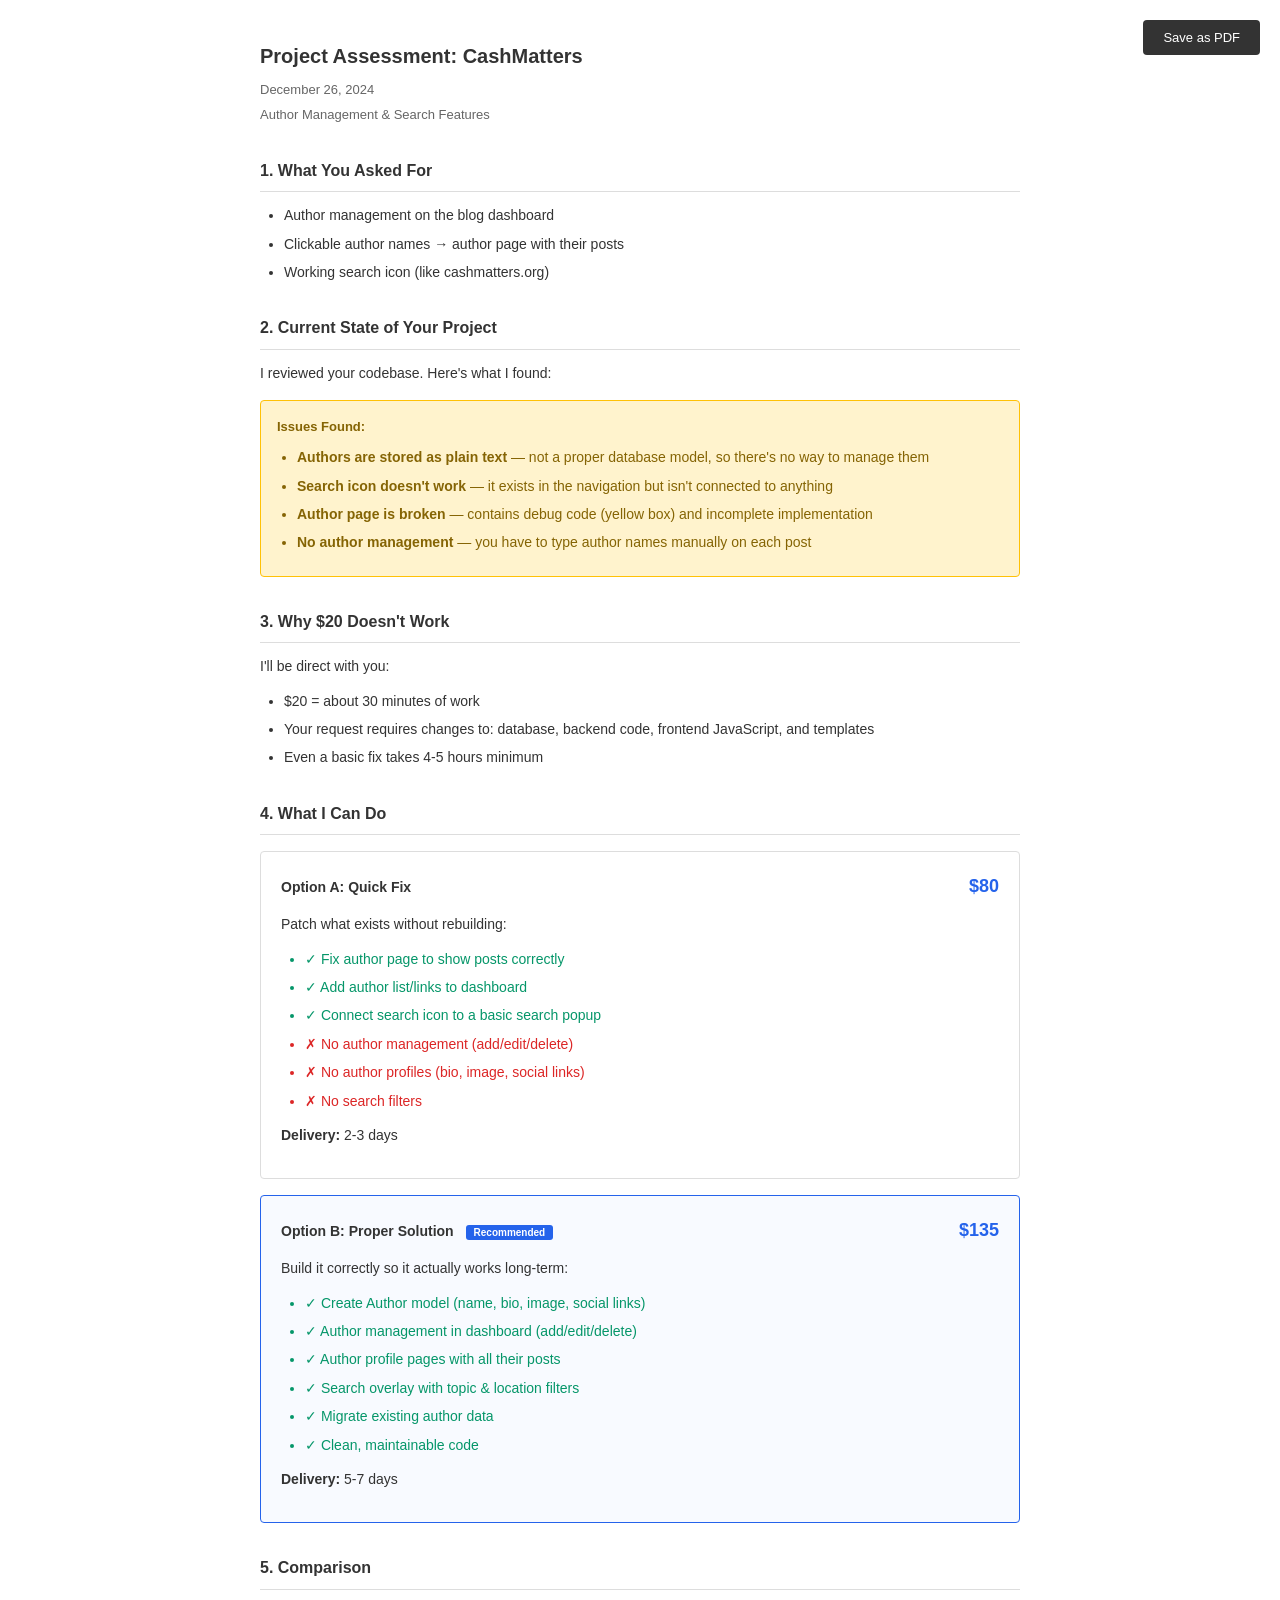
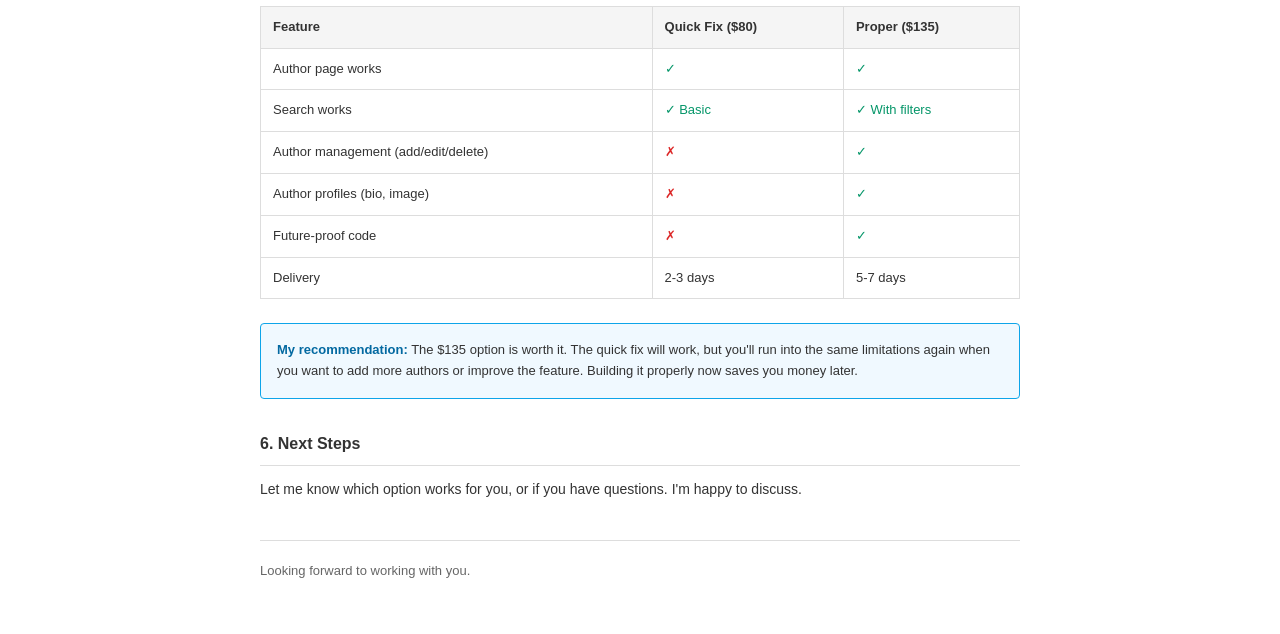
<file: proposal-cashmatters.html>
<!DOCTYPE html>
<html lang="en">
<head>
    <meta charset="UTF-8">
    <meta name="viewport" content="width=device-width, initial-scale=1.0">
    <title>CashMatters - Project Assessment</title>
    <style>
        * {
            margin: 0;
            padding: 0;
            box-sizing: border-box;
        }

        body {
            font-family: -apple-system, BlinkMacSystemFont, 'Segoe UI', sans-serif;
            font-size: 14px;
            line-height: 1.6;
            color: #333;
            max-width: 800px;
            margin: 0 auto;
            padding: 40px 20px;
        }

        h1 {
            font-size: 20px;
            font-weight: 600;
            margin-bottom: 8px;
        }

        h2 {
            font-size: 16px;
            font-weight: 600;
            margin: 32px 0 12px;
            padding-bottom: 8px;
            border-bottom: 1px solid #ddd;
        }

        h3 {
            font-size: 14px;
            font-weight: 600;
            margin: 20px 0 8px;
        }

        p {
            margin-bottom: 12px;
        }

        .header {
            margin-bottom: 32px;
        }

        .date {
            color: #666;
            font-size: 13px;
        }

        .project-name {
            color: #666;
            font-size: 13px;
            margin-top: 4px;
        }

        ul {
            margin: 12px 0 12px 24px;
        }

        li {
            margin-bottom: 6px;
        }

        .issue-box {
            background: #fff3cd;
            border: 1px solid #ffc107;
            border-radius: 4px;
            padding: 16px;
            margin: 16px 0;
        }

        .issue-box h4 {
            font-size: 13px;
            font-weight: 600;
            margin-bottom: 8px;
            color: #856404;
        }

        .issue-box ul {
            margin: 0 0 0 20px;
            color: #856404;
        }

        .option {
            border: 1px solid #ddd;
            border-radius: 4px;
            padding: 20px;
            margin: 16px 0;
        }

        .option-header {
            display: flex;
            justify-content: space-between;
            align-items: center;
            margin-bottom: 12px;
        }

        .option-title {
            font-weight: 600;
        }

        .option-price {
            font-size: 18px;
            font-weight: 700;
            color: #2563eb;
        }

        .option.recommended {
            border-color: #2563eb;
            background: #f8faff;
        }

        .badge {
            background: #2563eb;
            color: white;
            font-size: 10px;
            padding: 2px 8px;
            border-radius: 3px;
            margin-left: 8px;
        }

        .includes {
            color: #059669;
        }

        .excludes {
            color: #dc2626;
        }

        .summary-table {
            width: 100%;
            border-collapse: collapse;
            margin: 16px 0;
            font-size: 13px;
        }

        .summary-table th,
        .summary-table td {
            border: 1px solid #ddd;
            padding: 10px 12px;
            text-align: left;
        }

        .summary-table th {
            background: #f5f5f5;
            font-weight: 600;
        }

        .check {
            color: #059669;
        }

        .x {
            color: #dc2626;
        }

        .note {
            background: #f0f9ff;
            border: 1px solid #0ea5e9;
            border-radius: 4px;
            padding: 16px;
            margin: 24px 0;
            font-size: 13px;
        }

        .note strong {
            color: #0369a1;
        }

        .footer {
            margin-top: 40px;
            padding-top: 20px;
            border-top: 1px solid #ddd;
            font-size: 13px;
            color: #666;
        }

        .print-btn {
            position: fixed;
            top: 20px;
            right: 20px;
            background: #333;
            color: white;
            border: none;
            padding: 10px 20px;
            border-radius: 4px;
            cursor: pointer;
            font-size: 13px;
        }

        .print-btn:hover {
            background: #555;
        }

        @media print {
            .print-btn {
                display: none;
            }
            body {
                padding: 20px;
            }
        }
    </style>
</head>
<body>
    <button class="print-btn" onclick="window.print()">Save as PDF</button>

    <div class="header">
        <h1>Project Assessment: CashMatters</h1>
        <div class="date">December 26, 2024</div>
        <div class="project-name">Author Management & Search Features</div>
    </div>

    <h2>1. What You Asked For</h2>
    <ul>
        <li>Author management on the blog dashboard</li>
        <li>Clickable author names → author page with their posts</li>
        <li>Working search icon (like cashmatters.org)</li>
    </ul>

    <h2>2. Current State of Your Project</h2>
    <p>I reviewed your codebase. Here's what I found:</p>

    <div class="issue-box">
        <h4>Issues Found:</h4>
        <ul>
            <li><strong>Authors are stored as plain text</strong> — not a proper database model, so there's no way to manage them</li>
            <li><strong>Search icon doesn't work</strong> — it exists in the navigation but isn't connected to anything</li>
            <li><strong>Author page is broken</strong> — contains debug code (yellow box) and incomplete implementation</li>
            <li><strong>No author management</strong> — you have to type author names manually on each post</li>
        </ul>
    </div>

    <h2>3. Why $20 Doesn't Work</h2>
    <p>I'll be direct with you:</p>
    <ul>
        <li>$20 = about 30 minutes of work</li>
        <li>Your request requires changes to: database, backend code, frontend JavaScript, and templates</li>
        <li>Even a basic fix takes 4-5 hours minimum</li>
    </ul>

    <h2>4. What I Can Do</h2>

    <div class="option">
        <div class="option-header">
            <span class="option-title">Option A: Quick Fix</span>
            <span class="option-price">$80
            </span>
        </div>
        <p>Patch what exists without rebuilding:</p>
        <ul>
            <li class="includes">✓ Fix author page to show posts correctly</li>
            <li class="includes">✓ Add author list/links to dashboard</li>
            <li class="includes">✓ Connect search icon to a basic search popup</li>
            <li class="excludes">✗ No author management (add/edit/delete)</li>
            <li class="excludes">✗ No author profiles (bio, image, social links)</li>
            <li class="excludes">✗ No search filters</li>
        </ul>
        <p><strong>Delivery:</strong> 2-3 days</p>
    </div>

    <div class="option recommended">
        <div class="option-header">
            <span class="option-title">Option B: Proper Solution <span class="badge">Recommended</span></span>
            <span class="option-price">$135</span>
        </div>
        <p>Build it correctly so it actually works long-term:</p>
        <ul>
            <li class="includes">✓ Create Author model (name, bio, image, social links)</li>
            <li class="includes">✓ Author management in dashboard (add/edit/delete)</li>
            <li class="includes">✓ Author profile pages with all their posts</li>
            <li class="includes">✓ Search overlay with topic & location filters</li>
            <li class="includes">✓ Migrate existing author data</li>
            <li class="includes">✓ Clean, maintainable code</li>
        </ul>
        <p><strong>Delivery:</strong> 5-7 days</p>
    </div>

    <h2>5. Comparison</h2>

    <table class="summary-table">
        <tr>
            <th>Feature</th>
            <th>Quick Fix ($80)</th>
            <th>Proper ($135)</th>
        </tr>
        <tr>
            <td>Author page works</td>
            <td class="check">✓</td>
            <td class="check">✓</td>
        </tr>
        <tr>
            <td>Search works</td>
            <td class="check">✓ Basic</td>
            <td class="check">✓ With filters</td>
        </tr>
        <tr>
            <td>Author management (add/edit/delete)</td>
            <td class="x">✗</td>
            <td class="check">✓</td>
        </tr>
        <tr>
            <td>Author profiles (bio, image)</td>
            <td class="x">✗</td>
            <td class="check">✓</td>
        </tr>
        <tr>
            <td>Future-proof code</td>
            <td class="x">✗</td>
            <td class="check">✓</td>
        </tr>
        <tr>
            <td>Delivery</td>
            <td>2-3 days</td>
            <td>5-7 days</td>
        </tr>
    </table>

    <div class="note">
        <strong>My recommendation:</strong> The $135 option is worth it. The quick fix will work, but you'll run into the same limitations again when you want to add more authors or improve the feature. Building it properly now saves you money later.
    </div>

    <h2>6. Next Steps</h2>
    <p>Let me know which option works for you, or if you have questions. I'm happy to discuss.</p>

    <div class="footer">
        <p>Looking forward to working with you.</p>
    </div>
</body>
</html>
</file>
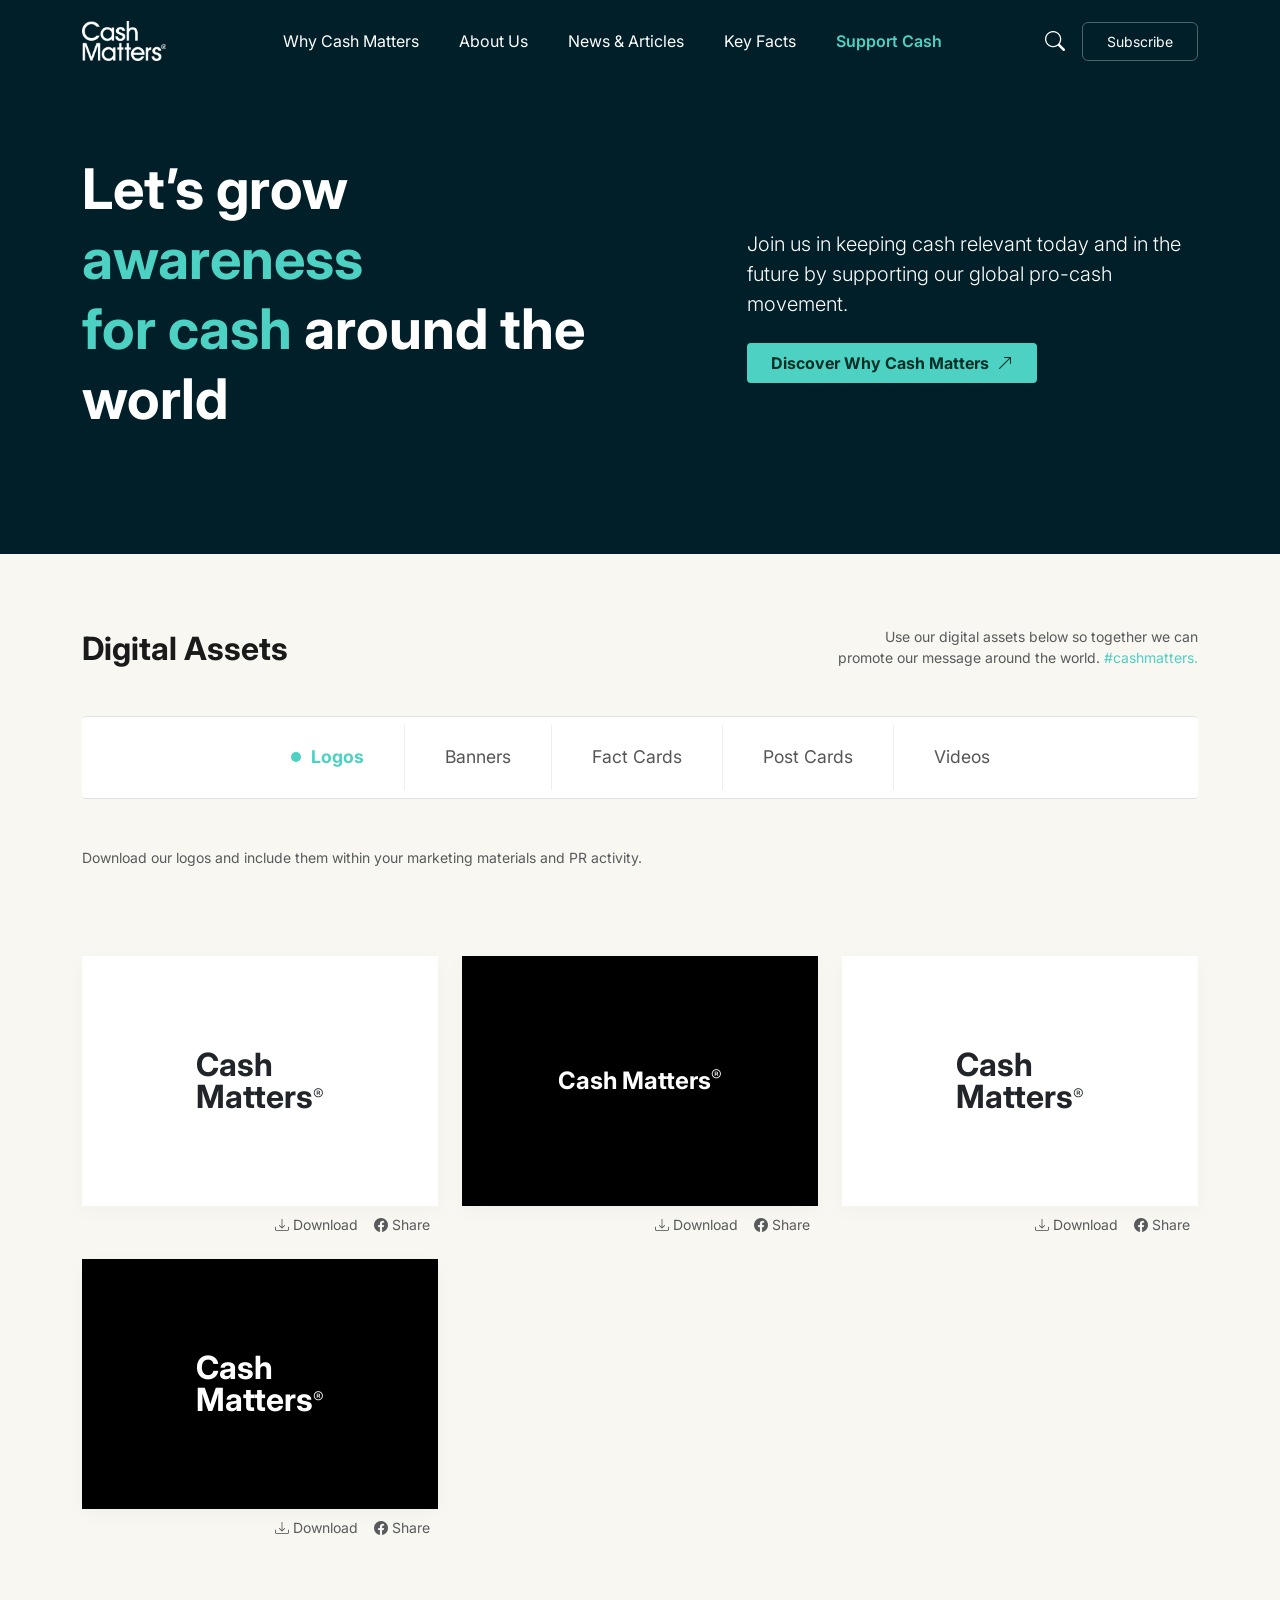
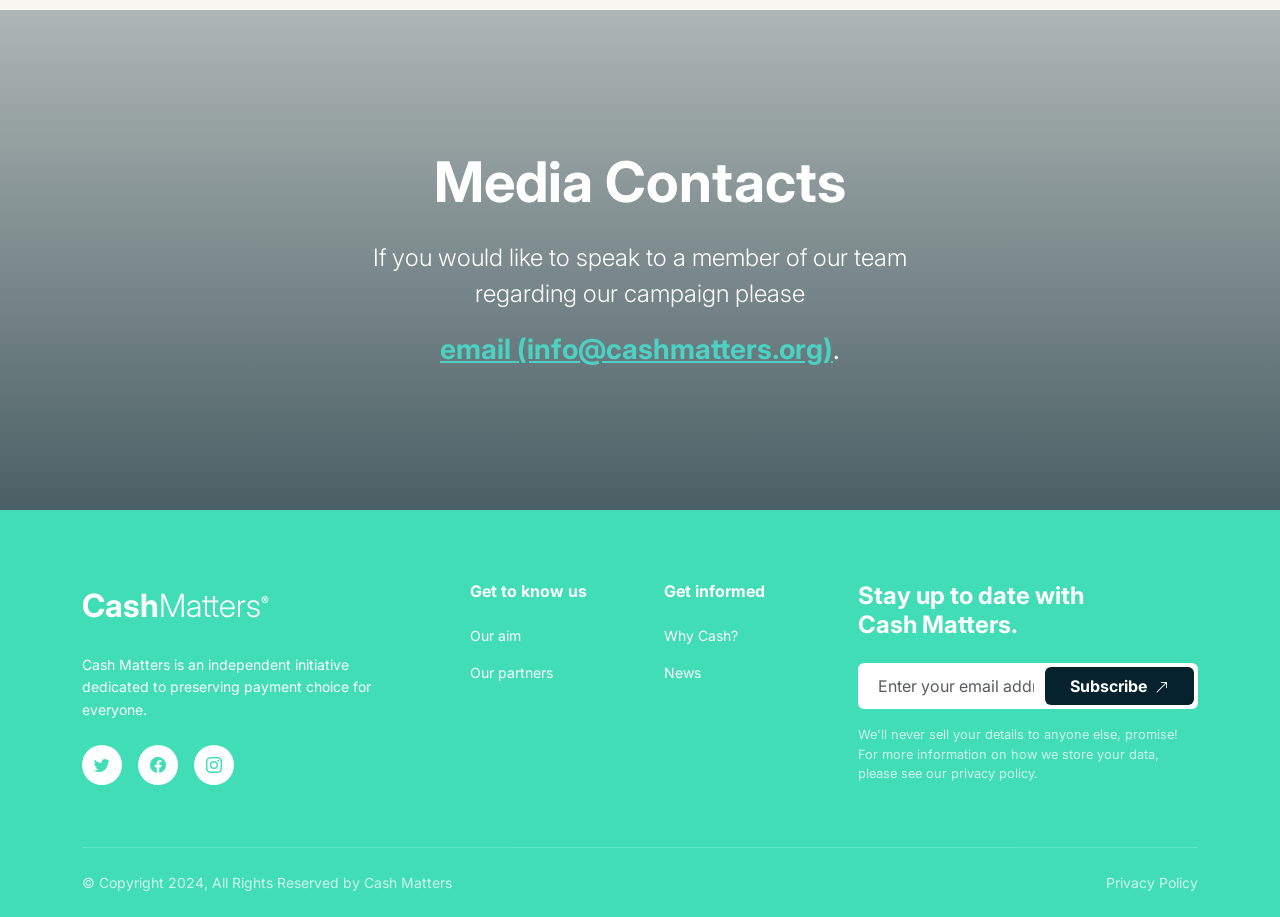
<file: website 2/support.html>
<!DOCTYPE html>
<html lang="en">
<head>
    <meta charset="UTF-8">
    <meta name="viewport" content="width=device-width, initial-scale=1.0">
    <title>Cash Matters - Support & Assets</title>
    <!-- Favicon -->
    <link rel="icon" type="image/x-icon" href="assets/logo.ico">
    <link rel="shortcut icon" type="image/x-icon" href="assets/logo.ico">
    <!-- Bootstrap 5.3 CSS -->
    <link href="https://cdn.jsdelivr.net/npm/bootstrap@5.3.0/dist/css/bootstrap.min.css" rel="stylesheet">
    <!-- Google Fonts: Inter -->
    <link href="https://fonts.googleapis.com/css2?family=Inter:wght@300;400;500;600;700&display=swap" rel="stylesheet">
    <!-- Bootstrap Icons -->
    <link rel="stylesheet" href="https://cdn.jsdelivr.net/npm/bootstrap-icons@1.10.5/font/bootstrap-icons.css">
    <!-- Main Stylesheet -->
    <link rel="stylesheet" href="styles/style.css">
</head>
<body class="bg-light-cream">

    <!-- =========================================
         1. HEADER (Fixed)
    ========================================== -->
    <div class="header-wrapper">
        <nav class="navbar navbar-expand-lg navbar-dark pt-3 pb-3">
            <div class="container">
                <a class="navbar-brand" href="index.html">
                    <img src="assets/home-page-images/logo.png" alt="Cash Matters" height="40">
                </a>
                <button class="navbar-toggler" type="button" data-bs-toggle="collapse" data-bs-target="#mainNav" aria-controls="mainNav" aria-expanded="false" aria-label="Toggle navigation">
                    <span class="navbar-toggler-icon"></span>
                </button>
                <div class="collapse navbar-collapse justify-content-center" id="mainNav">
                    <ul class="navbar-nav gap-lg-4 gap-2 mb-3 mb-lg-0 align-items-center">
                        <li class="nav-item"><a class="nav-link text-white" href="why-cash.html">Why Cash Matters</a></li>
                        <li class="nav-item"><a class="nav-link text-white" href="#">About Us</a></li>
                        <li class="nav-item"><a class="nav-link text-white" href="news.html">News & Articles</a></li>
                        <li class="nav-item"><a class="nav-link text-white" href="#">Key Facts</a></li>
                        <!-- Active State for Support Page -->
                        <li class="nav-item"><a class="nav-link text-white active-nav" href="support.html">Support Cash</a></li>
                    </ul>
                </div>
                <div class="d-none d-lg-flex align-items-center gap-3">
                    <button class="btn text-white p-0"><i class="bi bi-search fs-5"></i></button>
                    <a href="#" class="btn btn-outline-custom rounded-2 px-4 py-2 btn-sm">Subscribe</a>
                </div>
            </div>
        </nav>
    </div>

    <!-- =========================================
         2. HERO SECTION
    ========================================== -->
    <section class="bg-dark-teal pt-5 pb-5">
        <div class="container pt-4 pb-5">
            <div class="row align-items-center">
                <div class="col-lg-6">
                    <h1 class="display-4 fw-bold text-white lh-sm mb-4">
                        Let’s grow <span class="text-mint">awareness<br>for cash</span> around the<br>world
                    </h1>
                </div>
                <div class="col-lg-5 offset-lg-1">
                    <p class="text-white opacity-90 mb-4 lead fw-light">
                        Join us in keeping cash relevant today and in the future by supporting our global pro-cash movement.
                    </p>
                    <a href="#" class="btn btn-mint fw-bold rounded-1 px-4 py-2">
                        Discover Why Cash Matters <i class="bi bi-arrow-up-right ms-1"></i>
                    </a>
                </div>
            </div>
        </div>
    </section>

    <!-- =========================================
         3. DIGITAL ASSETS (TABS)
    ========================================== -->
    <section class="section-bg py-5">
        <div class="container py-4">
            
            <!-- Section Header -->
            <div class="row align-items-end mb-5">
                <div class="col-lg-6">
                    <h2 class="fw-bold mb-0">Digital Assets</h2>
                </div>
                <div class="col-lg-6 text-lg-end mt-3 mt-lg-0">
                    <p class="text-muted small mb-0">
                        Use our digital assets below so together we can<br>
                        promote our message around the world. <a href="#" class="text-mint text-decoration-none">#cashmatters.</a>
                    </p>
                </div>
            </div>

            <!-- TABS NAVIGATION -->
            <!-- Custom styled tabs to match screenshot -->
            <ul class="nav custom-asset-tabs justify-content-center mb-5 border-top border-bottom py-2 bg-white rounded-1" id="assetTabs" role="tablist">
                <li class="nav-item" role="presentation">
                    <button class="nav-link active" id="logos-tab" data-bs-toggle="tab" data-bs-target="#logos-content" type="button" role="tab">Logos</button>
                </li>
                <li class="nav-item" role="presentation">
                    <button class="nav-link" id="banners-tab" data-bs-toggle="tab" data-bs-target="#banners-content" type="button" role="tab">Banners</button>
                </li>
                <li class="nav-item" role="presentation">
                    <button class="nav-link" id="facts-tab" data-bs-toggle="tab" data-bs-target="#facts-content" type="button" role="tab">Fact Cards</button>
                </li>
                <li class="nav-item" role="presentation">
                    <button class="nav-link" id="post-tab" data-bs-toggle="tab" data-bs-target="#post-content" type="button" role="tab">Post Cards</button>
                </li>
                <li class="nav-item" role="presentation">
                    <button class="nav-link" id="videos-tab" data-bs-toggle="tab" data-bs-target="#videos-content" type="button" role="tab">Videos</button>
                </li>
            </ul>

            <div class="mb-5 pb-4">
                <p class="text-muted small">Download our logos and include them within your marketing materials and PR activity.</p>
            </div>

            <!-- TAB CONTENTS -->
            <div class="tab-content" id="assetTabsContent">
                
                <!-- TAB 1: LOGOS -->
                <div class="tab-pane fade show active" id="logos-content" role="tabpanel">
                    <div class="row g-4">
                        <!-- Logo 1 (White) -->
                        <div class="col-lg-4 col-md-6">
                            <div class="asset-card bg-white d-flex align-items-center justify-content-center p-5 mb-2">
                                <span class="text-dark fs-2 fw-bold lh-1">Cash<br>Matters<sup class="fs-6 fw-light">®</sup></span>
                            </div>
                            <div class="d-flex justify-content-end gap-3 small text-muted px-2">
                                <a href="#" class="text-reset text-decoration-none hover-mint"><i class="bi bi-download"></i> Download</a>
                                <a href="#" class="text-reset text-decoration-none hover-mint"><i class="bi bi-facebook"></i> Share</a>
                            </div>
                        </div>

                        <!-- Logo 2 (Black) -->
                        <div class="col-lg-4 col-md-6">
                            <div class="asset-card bg-black d-flex align-items-center justify-content-center p-5 mb-2">
                                <span class="text-white fs-4 fw-bold">Cash Matters<sup class="fs-6 fw-light">®</sup></span>
                            </div>
                            <div class="d-flex justify-content-end gap-3 small text-muted px-2">
                                <a href="#" class="text-reset text-decoration-none hover-mint"><i class="bi bi-download"></i> Download</a>
                                <a href="#" class="text-reset text-decoration-none hover-mint"><i class="bi bi-facebook"></i> Share</a>
                            </div>
                        </div>

                        <!-- Logo 3 (White) -->
                        <div class="col-lg-4 col-md-6">
                            <div class="asset-card bg-white d-flex align-items-center justify-content-center p-5 mb-2">
                                <span class="text-dark fs-2 fw-bold lh-1">Cash<br>Matters<sup class="fs-6 fw-light">®</sup></span>
                            </div>
                            <div class="d-flex justify-content-end gap-3 small text-muted px-2">
                                <a href="#" class="text-reset text-decoration-none hover-mint"><i class="bi bi-download"></i> Download</a>
                                <a href="#" class="text-reset text-decoration-none hover-mint"><i class="bi bi-facebook"></i> Share</a>
                            </div>
                        </div>

                        <!-- Logo 4 (Black - New Row) -->
                        <div class="col-lg-4 col-md-6">
                            <div class="asset-card bg-black d-flex align-items-center justify-content-center p-5 mb-2">
                                <span class="text-white fs-2 fw-bold lh-1">Cash<br>Matters<sup class="fs-6 fw-light">®</sup></span>
                            </div>
                            <div class="d-flex justify-content-end gap-3 small text-muted px-2">
                                <a href="#" class="text-reset text-decoration-none hover-mint"><i class="bi bi-download"></i> Download</a>
                                <a href="#" class="text-reset text-decoration-none hover-mint"><i class="bi bi-facebook"></i> Share</a>
                            </div>
                        </div>
                    </div>
                </div>

                <!-- TAB 2: BANNERS -->
                <div class="tab-pane fade" id="banners-content" role="tabpanel">
                    <div class="row g-5 justify-content-center">
                        <!-- Banner 1 -->
                        <div class="col-lg-5 col-md-6">
                            <div class="asset-card bg-black d-flex align-items-center justify-content-center p-5 mb-2" style="aspect-ratio: 1/1;">
                                <div class="bg-white rounded-3 p-3 px-4 text-center">
                                    <h4 class="fw-bold mb-0 text-dark">We support Cash</h4>
                                    <small class="text-muted fw-bold text-end d-block">Matters<sup style="font-size: 8px;">®</sup></small>
                                </div>
                            </div>
                            <div class="d-flex justify-content-end gap-3 small text-muted px-2">
                                <a href="#" class="text-reset text-decoration-none hover-mint"><i class="bi bi-download"></i> Download</a>
                                <a href="#" class="text-reset text-decoration-none hover-mint"><i class="bi bi-facebook"></i> Share</a>
                            </div>
                        </div>

                        <!-- Banner 2 -->
                        <div class="col-lg-5 col-md-6">
                            <div class="asset-card bg-white d-flex align-items-center justify-content-center p-5 mb-2" style="aspect-ratio: 1/1;">
                                <div class="bg-black rounded-3 p-3 px-4 text-center">
                                    <h4 class="fw-bold mb-0 text-white">We support Cash</h4>
                                    <small class="text-white opacity-50 fw-bold text-end d-block">Matters<sup style="font-size: 8px;">®</sup></small>
                                </div>
                            </div>
                            <div class="d-flex justify-content-end gap-3 small text-muted px-2">
                                <a href="#" class="text-reset text-decoration-none hover-mint"><i class="bi bi-download"></i> Download</a>
                                <a href="#" class="text-reset text-decoration-none hover-mint"><i class="bi bi-facebook"></i> Share</a>
                            </div>
                        </div>
                    </div>
                </div>

                <!-- EMPTY TABS (Placeholders as requested) -->
                <div class="tab-pane fade" id="facts-content" role="tabpanel">
                    <div class="text-center py-5 text-muted">Fact Cards Content Coming Soon...</div>
                </div>
                <div class="tab-pane fade" id="post-content" role="tabpanel">
                    <div class="text-center py-5 text-muted">Post Cards Content Coming Soon...</div>
                </div>
                <div class="tab-pane fade" id="videos-content" role="tabpanel">
                    <div class="text-center py-5 text-muted">Videos Content Coming Soon...</div>
                </div>

            </div>
        </div>
    </section>

    <!-- =========================================
         4. MEDIA CONTACTS (Parallax BG)
    ========================================== -->
    <section class="media-contact-section d-flex align-items-center justify-content-center text-center text-white position-relative">
        <!-- Overlay -->
        <div class="overlay-gradient position-absolute w-100 h-100 top-0 start-0"></div>
        
        <div class="container position-relative z-2 py-5">
            <h2 class="display-4 fw-bold mb-4">Media Contacts</h2>
            <div class="col-lg-6 mx-auto">
                <p class="fs-4 mb-3 fw-light">
                    If you would like to speak to a member of our team regarding our campaign please
                </p>
                <div class="fs-3">
                    <a href="mailto:info@cashmatters.org" class="text-mint text-decoration-underline fw-bold">email (info@cashmatters.org)</a>.
                </div>
            </div>
        </div>
    </section>

    <!-- =========================================
         5. FOOTER (Reused)
    ========================================== -->
    <footer class="main-footer text-white pt-5 pb-4">
        <div class="container pt-4">
            <div class="row g-5 mb-5">
                <div class="col-lg-4 col-md-12">
                    <a class="navbar-brand fw-bold fs-2 d-inline-block mb-4" href="#">
                        Cash<span class="fw-light">Matters</span><sup style="font-size: 12px; top: -1em;">®</sup>
                    </a>
                    <p class="small opacity-90 mb-4 pe-lg-5" style="line-height: 1.6;">
                        Cash Matters is an independent initiative dedicated to preserving payment choice for everyone.
                    </p>
                    <div class="d-flex gap-3">
                        <a href="#" class="social-circle"><i class="bi bi-twitter"></i></a>
                        <a href="#" class="social-circle"><i class="bi bi-facebook"></i></a>
                        <a href="#" class="social-circle"><i class="bi bi-instagram"></i></a>
                    </div>
                </div>
                <div class="col-lg-2 col-md-4 col-6">
                    <h6 class="fw-bold mb-4">Get to know us</h6>
                    <ul class="list-unstyled d-flex flex-column gap-3 small opacity-90">
                        <li><a href="#" class="text-white text-decoration-none hover-u">Our aim</a></li>
                        <li><a href="#" class="text-white text-decoration-none hover-u">Our partners</a></li>
                    </ul>
                </div>
                <div class="col-lg-2 col-md-4 col-6">
                    <h6 class="fw-bold mb-4">Get informed</h6>
                    <ul class="list-unstyled d-flex flex-column gap-3 small opacity-90">
                        <li><a href="#" class="text-white text-decoration-none hover-u">Why Cash?</a></li>
                        <li><a href="#" class="text-white text-decoration-none hover-u">News</a></li>
                    </ul>
                </div>
                <div class="col-lg-4 col-md-12">
                    <h4 class="fw-bold mb-3">Stay up to date with<br>Cash Matters.</h4>
                    <form class="mt-4">
                        <div class="input-group p-1 bg-white rounded-2">
                            <input type="email" class="form-control border-0 shadow-none ps-3" placeholder="Enter your email address">
                            <button class="btn btn-dark-custom rounded-2 px-4 fw-bold" type="button">
                                Subscribe <i class="bi bi-arrow-up-right ms-1 small"></i>
                            </button>
                        </div>
                    </form>
                    <p class="extra-small opacity-75 mt-3">
                        We'll never sell your details to anyone else, promise! For more information on how we store your data, please see our privacy policy.
                    </p>
                </div>
            </div>
            <div class="border-top border-white border-opacity-25 pt-4 d-flex flex-column flex-md-row justify-content-between small opacity-75">
                <span class="mb-2 mb-md-0">© Copyright 2024, All Rights Reserved by Cash Matters</span>
                <a href="#" class="text-white text-decoration-none hover-u">Privacy Policy</a>
            </div>
        </div>
    </footer>

    <!-- Bootstrap JS -->
    <script src="https://cdn.jsdelivr.net/npm/bootstrap@5.3.0/dist/js/bootstrap.bundle.min.js"></script>
</body>
</html>
</file>
<file: website 2/styles/style.css>
/* =========================================
   1. GLOBAL VARIABLES & RESET
   ========================================= */
:root {
    --brand-dark: #001F29;
    --brand-mint: #4CD1C2;
    --brand-mint-hover: #3bbcae;
    --brand-cream: #F9F7F2;
    --brand-yellow: #F0E66A; 
    --brand-footer: #40DDB6;
    --brand-blue-line: #0099CC;
}

html, body {
    overflow-x: hidden;
    max-width: 100%;
}

* {
    box-sizing: border-box;
}

body {
    font-family: 'Inter', sans-serif;
    background-color: var(--brand-cream);
    color: #1a1a1a;
    -webkit-font-smoothing: antialiased;
}

.bg-light-cream, .section-bg {
    background-color: var(--brand-cream);
}

.bg-dark-teal {
    background-color: var(--brand-dark);
}

.bg-yellow {
    background-color: var(--brand-yellow) !important;
}

.text-mint { color: var(--brand-mint) !important; }
.text-dark-teal { color: var(--brand-dark) !important; }
.hover-mint:hover { color: var(--brand-mint) !important; }
.hover-u:hover { text-decoration: underline !important; }

/* Font size helpers */
.navbar-brand sup { font-size: 0.6em; }
.extra-small { font-size: 0.8rem; line-height: 1.5; }
.ls-1 { letter-spacing: 0.5px; }


/* =========================================
   2. HEADERS & HERO CONFIGURATIONS
   ========================================= */

/* A. HOME PAGE HERO (Gradient Background) */
.hero-wrapper {
    background: radial-gradient(circle at 10% 20%, #0c3b49 0%, var(--brand-dark) 60%);
    padding-bottom: 200px;
    position: relative;
    z-index: 2;
}

/* B. STANDARD HEADER (For News/Generic Pages - Solid Dark) */
.header-wrapper {
    background-color: #001F29; /* Explicit Solid Dark */
    width: 100%;
    position: relative;
    z-index: 100;
}

/* C. SUPPORT PAGE WRAPPER (Solid Dark + Hero Content) */
.support-hero-wrapper {
    background-color: #001F29 !important;
    width: 100%;
    position: relative;
    padding-bottom: 2rem;
}
.support-hero-wrapper .navbar {
    background: transparent !important;
}

/* --- HEADER ELEMENT FIXES (Applies to all dark headers) --- */

/* Force Logo White */
.header-wrapper .navbar-brand,
.hero-wrapper .navbar-brand,
.support-hero-wrapper .navbar-brand {
    color: #ffffff !important;
}

/* Force Toggler (Hamburger) White */
.navbar-dark .navbar-toggler {
    border-color: rgba(255,255,255,0.5);
}
.navbar-dark .navbar-toggler-icon {
    background-image: url("data:image/svg+xml,%3csvg xmlns='http://www.w3.org/2000/svg' viewBox='0 0 30 30'%3e%3cpath stroke='rgba(255, 255, 255, 0.9)' stroke-linecap='round' stroke-miterlimit='10' stroke-width='2' d='M4 7h22M4 15h22M4 23h22'/%3e%3c/svg%3e") !important;
}

/* Active Nav State */
.navbar-nav .nav-link.active-nav {
    color: var(--brand-mint) !important;
    font-weight: 600;
    opacity: 1;
}

/* Mobile Menu Background Fix */
@media (max-width: 991px) {
    .header-wrapper .navbar-collapse,
    .hero-wrapper .navbar-collapse,
    .support-hero-wrapper .navbar-collapse {
        background-color: #001F29;
        position: absolute; 
        top: 100%; left: 0; right: 0; z-index: 999;
        padding: 1rem;
        box-shadow: 0 10px 20px rgba(0,0,0,0.2);
        border-radius: 0 0 12px 12px;
    }
    .navbar-nav { align-items: flex-start !important; }
}

/* Buttons */
.btn-outline-custom {
    color: #fff; border: 1px solid rgba(255,255,255,0.3);
}
.btn-outline-custom:hover {
    background: rgba(255,255,255,0.1); border-color: #fff; color: #fff;
}
.btn-mint {
    background-color: var(--brand-mint); color: #002e26; border: none;
    transition: all 0.3s;
}
.btn-mint:hover {
    background-color: var(--brand-mint-hover); transform: translateY(-2px);
}
.btn-outline-mint {
    color: #008B8B; border: 1px solid #7edbd2; background-color: transparent; transition: all 0.3s ease;
}
.btn-outline-mint:hover {
    background-color: var(--brand-mint); color: #002e26; border-color: var(--brand-mint);
}


/* =========================================
   3. HOME PAGE SECTIONS
   ========================================= */

/* Video Bridge */
.video-overlap-container {
    margin-bottom: -320px; position: relative; z-index: 10;
}
@media (max-width: 991px) {
    .hero-wrapper { padding-bottom: 120px; }
    .video-overlap-container { margin-bottom: -150px; }
}
.video-card {
    aspect-ratio: 16/7; background: #000; box-shadow: 0 20px 50px rgba(0,0,0,0.3);
}
.video-card img { height: 100%; object-fit: cover; opacity: 0.8; }
.play-btn-wrapper {
    position: absolute; top: 50%; left: 50%; transform: translate(-50%, -50%);
}
.btn-play {
    width: 80px; height: 80px; background: var(--brand-mint); border-radius: 50%; border: none;
    font-size: 2.5rem; color: white; display: flex; align-items: center; justify-content: center; transition: 0.3s;
}
.btn-play:hover { transform: scale(1.1); box-shadow: 0 0 20px rgba(76,209,194,0.6); }

/* Partners */
.partners-section {
    padding-top: 200px; padding-bottom: 50px; position: relative; z-index: 1;
}
.partner-logos h3 { font-family: sans-serif; letter-spacing: -1px; font-weight: 700; }

/* Featured Animation */
.featured-section { position: relative; }
.cards-stack-wrapper {
    position: relative; width: 100%; height: 550px; perspective: 1000px;
}
.featured-card {
    position: absolute; top: 0; left: 0; width: 100%; height: 100%;
    background: #fff; border-radius: 24px; box-shadow: 0 10px 40px rgba(0,0,0,0.05);
    overflow: hidden; will-change: transform;
}
@media (min-width: 992px) {
    .card-02, .card-03 { transform: translateY(110%); }
    .card-01 { z-index: 1; } .card-02 { z-index: 2; } .card-03 { z-index: 3; }
}
@media (max-width: 991px) {
    .cards-stack-wrapper { height: auto; }
    .featured-card { position: relative; height: auto; margin-bottom: 2rem; transform: none !important; }
}
.active-num { font-size: 2.5rem; font-weight: 700; color: var(--brand-mint); }
.inactive-num { font-size: 1.5rem; font-weight: 700; color: #e0e0e0; }

/* Key Facts */
.text-stat-yellow { color: #FFD700; }
.text-stat-blue   { color: #2CB1FF; }
.text-stat-teal   { color: #008B8B; }
.text-stat-rust   { color: #C04E32; }

.fact-card, .fact-img-wrapper {
    height: 320px; width: 100%;
}
.fact-card { transition: transform 0.3s ease; }
.fact-card:hover { transform: translateY(-5px); }
.fact-img-wrapper img {
    width: 100%; height: 100%; object-fit: cover; transition: transform 0.5s ease;
}
.fact-img-wrapper:hover img { transform: scale(1.05); }

@media (max-width: 991px) {
    .fact-card, .fact-img-wrapper { height: 300px; }
}

/* Episodes */
.episode-card {
    background-color: #fff; transition: all 0.3s ease; border: 1px solid transparent;
}
.episode-card:hover {
    transform: translateY(-3px);
    box-shadow: 0 10px 20px rgba(0,0,0,0.08) !important;
    border-color: rgba(76, 209, 194, 0.3);
}
.play-icon-circle {
    width: 50px; height: 50px; background-color: #F9F9F9;
    border-radius: 50%; display: flex; align-items: center; justify-content: center;
    border: 1px solid #eee; transition: all 0.3s ease;
}
.play-icon-circle i {
    font-size: 1.8rem; color: var(--brand-mint); margin-left: 3px; line-height: 1;
}
.episode-card:hover .play-icon-circle {
    background-color: var(--brand-mint); border-color: var(--brand-mint);
}
.episode-card:hover .play-icon-circle i { color: #fff; }


/* =========================================
   4. NEWS PAGE STYLES
   ========================================= */
.sub-nav-links a { transition: color 0.2s; }
.btn-light-grey { background-color: #E5E5E5; color: #333; border: none; }

.underline-blue {
    text-decoration: underline; text-decoration-color: var(--brand-blue-line);
    text-decoration-thickness: 4px; text-underline-offset: 8px; text-decoration-skip-ink: none; 
}
.article-headline { line-height: 1.4; letter-spacing: -1px; }
@media (max-width: 991px) { .article-headline { font-size: 2.5rem; } }

.social-share-btn {
    width: 36px; height: 36px; border-radius: 50%;
    display: flex; align-items: center; justify-content: center;
    transition: 0.2s; text-decoration: none;
}
.social-share-btn:hover {
    transform: translateY(-2px); background-color: var(--brand-mint) !important; color: #000 !important;
}

/* Common Card (Used in News & Studies) */
.news-card { transition: transform 0.3s ease, box-shadow 0.3s ease; }
.news-card:hover {
    transform: translateY(-5px); box-shadow: 0 10px 30px rgba(0,0,0,0.05) !important;
}
.img-wrapper { height: 240px; overflow: hidden; }
.transition-img { transition: transform 0.5s; }
.news-card:hover .transition-img { transform: scale(1.05); }


/* =========================================
   5. SUPPORT PAGE (TABS & ASSETS)
   ========================================= */

/* --- TABS SYSTEM (UI MATCH) --- */
.asset-tabs-container {
    background-color: #fff;
    display: table; /* Centers the container */
    margin: 0 auto;
    border-radius: 4px;
}
/* If you want full width tabs, remove display:table from above */

.custom-asset-tabs {
    display: flex; flex-wrap: wrap; justify-content: center;
    border: none; padding: 0; margin: 0;
}
.custom-asset-tabs .nav-item {
    position: relative; border-right: 1px solid #eee; /* Vertical Divider */
}
.custom-asset-tabs .nav-item:last-child { border-right: none; }

.custom-asset-tabs .nav-link {
    color: #555; font-weight: 400; padding: 1.2rem 2.5rem;
    border: none; border-radius: 0; font-size: 1.1rem;
    background: transparent; transition: all 0.2s ease;
    display: flex; align-items: center; gap: 10px;
}

/* Active State: Teal Text & Dot */
.custom-asset-tabs .nav-link.active {
    color: var(--brand-mint) !important;
    background-color: transparent !important;
    font-weight: 700;
}
/* The Teal Dot */
.custom-asset-tabs .nav-link.active::before {
    content: ''; display: inline-block;
    width: 10px; height: 10px; background-color: var(--brand-mint); border-radius: 50%;
}
.custom-asset-tabs .nav-link:hover { color: #000; background-color: #f9f9f9; }

/* Asset Cards */
.asset-card {
    min-height: 250px; box-shadow: 0 5px 20px rgba(0,0,0,0.03); transition: transform 0.3s;
}
.asset-card:hover { transform: translateY(-5px); }
.invert-dark { filter: invert(1); }

/* Media Contacts Parallax */
.media-contact-section {
    min-height: 500px;
    background-image: url('https://images.unsplash.com/photo-1593113598332-cd288d649433?q=80&w=2000&auto=format&fit=crop');
    background-size: cover; background-position: center; background-attachment: fixed;
}
.overlay-gradient {
    background: linear-gradient(to bottom, rgba(0,31,41,0.3), rgba(0,31,41,0.7));
}


/* =========================================
   6. FOOTER & CTA (Global)
   ========================================= */
.support-section { background-color: #0B3942; }
.curved-mask-wrapper {
    min-height: 500px; height: 100%; width: 100%;
    border-top-left-radius: 50% 100%; border-bottom-left-radius: 50% 100%;
    overflow: hidden; border-left: 8px solid #0f4c57;
}
@media (max-width: 991px) {
    .curved-mask-wrapper {
        border-radius: 24px; margin: 20px; min-height: 300px; border-left: none;
    }
}

.main-footer { background-color: var(--brand-footer); }
.social-circle {
    width: 40px; height: 40px; background-color: #fff;
    border-radius: 50%; display: flex; align-items: center; justify-content: center;
    color: var(--brand-footer); transition: 0.2s; text-decoration: none;
}
.social-circle:hover { transform: translateY(-3px); color: #33b896; }
.btn-dark-custom {
    background-color: #06232d; color: #fff; transition: background 0.3s;
}
.btn-dark-custom:hover { background-color: #000; color: #fff; }

/* Responsive Tabs */
@media (max-width: 991px) {
    .asset-tabs-container { display: block; width: 100%; overflow-x: auto; }
    .custom-asset-tabs { flex-wrap: nowrap; justify-content: flex-start; }
    .custom-asset-tabs .nav-link { white-space: nowrap; padding: 1rem; }
    .custom-asset-tabs .nav-item { border-right: none; }
}

/* =========================================
   7. WHY CASH MATTERS PAGE
   ========================================= */

/* Icon Card Base Style */
.feature-icon-card {
    min-height: 320px;
    box-shadow: 0 5px 15px rgba(0,0,0,0.1);
    transition: transform 0.3s ease;
}
.feature-icon-card:hover {
    transform: translateY(-5px);
}

.feature-icon {
    font-size: 3rem;
    opacity: 0.8;
    border: 1px solid rgba(255,255,255,0.3);
    border-radius: 50%;
    width: 80px;
    height: 80px;
    display: flex;
    align-items: center;
    justify-content: center;
}

/* Specific Brand Colors for Cards */
.bg-feature-blue {
    background-color: #034A6E; /* Dark Blue */
}

.bg-feature-red {
    background-color: #7A2012; /* Dark Rust/Red */
}

.bg-feature-purple {
    background-color: #6C446C; /* Muted Purple */
}

.bg-feature-orange {
    background-color: #965A00; /* Dark Orange/Brown */
}

/* Content Card Right Side */
.feature-content-card {
    border: none;
    transition: transform 0.3s ease;
}

.feature-img-container {
    width: 35%; /* Fixed width for image part on Desktop */
    min-height: 300px;
}

/* Typography specifics for this page */
.feature-content-card h3 {
    font-size: 1.5rem;
    line-height: 1.4;
}

.btn-outline-mint {
    color: #4CD1C2;
    border: 1px solid #4CD1C2;
    background: transparent;
    transition: all 0.3s;
}
.btn-outline-mint:hover {
    background: #4CD1C2;
    color: #002e26;
}

/* Responsive Adjustments for Features */
@media (max-width: 991px) {
    /* Stack content card vertically on tablets/mobile */
    .feature-content-card {
        flex-direction: column !important;
    }
    
    .feature-img-container {
        width: 100%; /* Full width image */
        height: 250px; /* Fixed height for image */
    }
    
    .feature-icon-card {
        min-height: 200px; /* Shorter icon card on mobile */
    }
    
    .feature-row {
        margin-bottom: 3rem !important; /* Less gap on mobile */
    }
}
</file>
